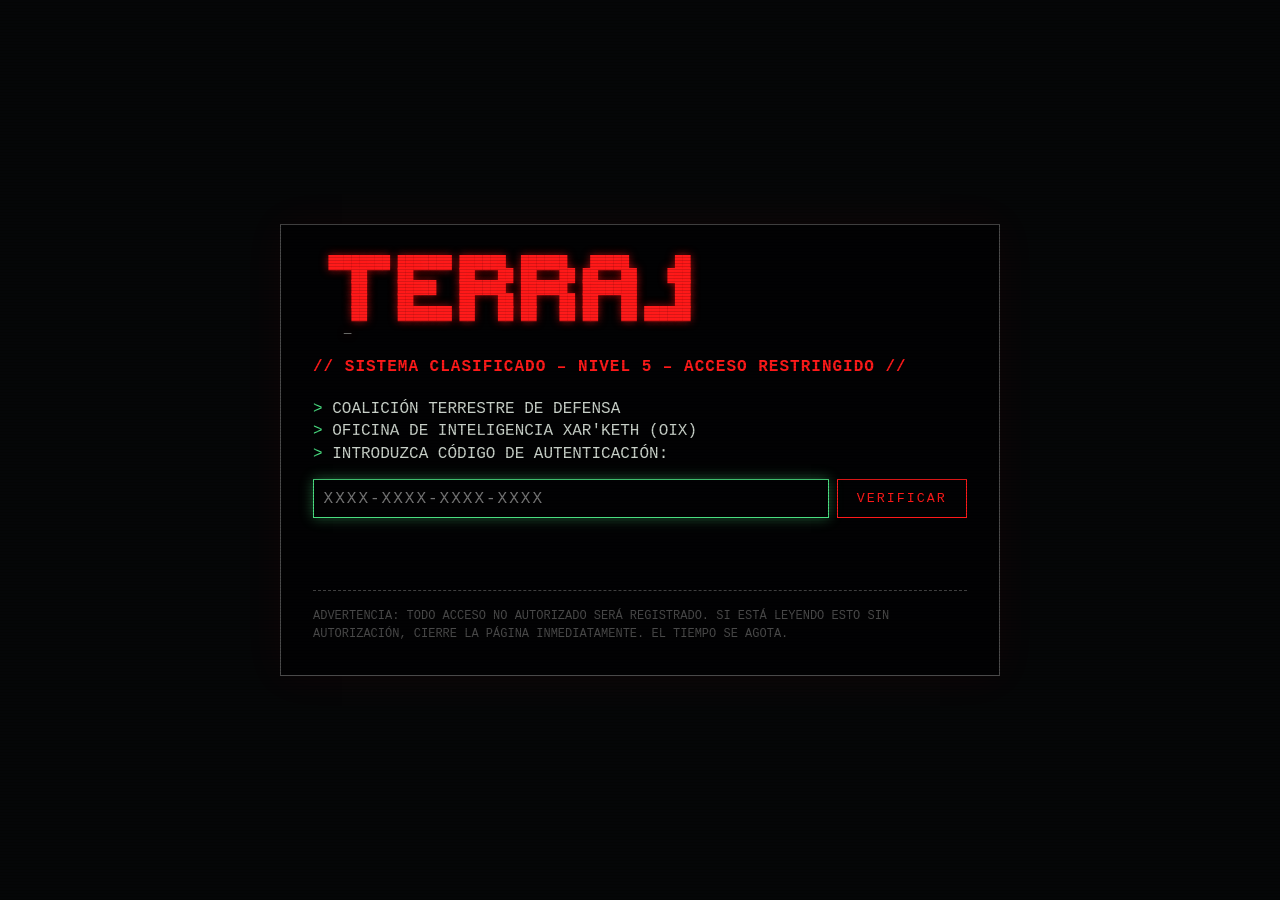
<file: index.html>
<!DOCTYPE html>
<html lang="es">
<head>
  <meta charset="UTF-8">
  <title>CTD // OIX – ACCESO RESTRINGIDO</title>
  <link rel="stylesheet" href="css/style.css">
</head>
<body class="access-screen">
  <div class="scanlines"></div>

  <div class="terminal">
    <pre class="ascii-logo">
  ████████ ███████ ██████  ██████   █████      ██
     ██    ██      ██   ██ ██   ██ ██   ██    ███
     ██    █████   ██████  ██████  ███████     ██
     ██    ██      ██   ██ ██   ██ ██   ██     ██
     ██    ███████ ██   ██ ██   ██ ██   ██ ██████
    </pre>

    <p class="warning">// SISTEMA CLASIFICADO – NIVEL 5 – ACCESO RESTRINGIDO //</p>

    <p class="line">> COALICIÓN TERRESTRE DE DEFENSA</p>
    <p class="line">> OFICINA DE INTELIGENCIA XAR'KETH (OIX)</p>
    <p class="line">> INTRODUZCA CÓDIGO DE AUTENTICACIÓN:</p>

    <form id="access-form">
      <input type="text" id="access-code" placeholder="XXXX-XXXX-XXXX-XXXX" autocomplete="off" autofocus>
      <button type="submit">VERIFICAR</button>
    </form>

    <p id="access-message"></p>

    <p class="footer-warning">
      ADVERTENCIA: TODO ACCESO NO AUTORIZADO SERÁ REGISTRADO.
      SI ESTÁ LEYENDO ESTO SIN AUTORIZACIÓN, CIERRE LA PÁGINA INMEDIATAMENTE.
      EL TIEMPO SE AGOTA.
    </p>
  </div>

  <script src="js/access.js"></script>
</body>
</html>
</file>
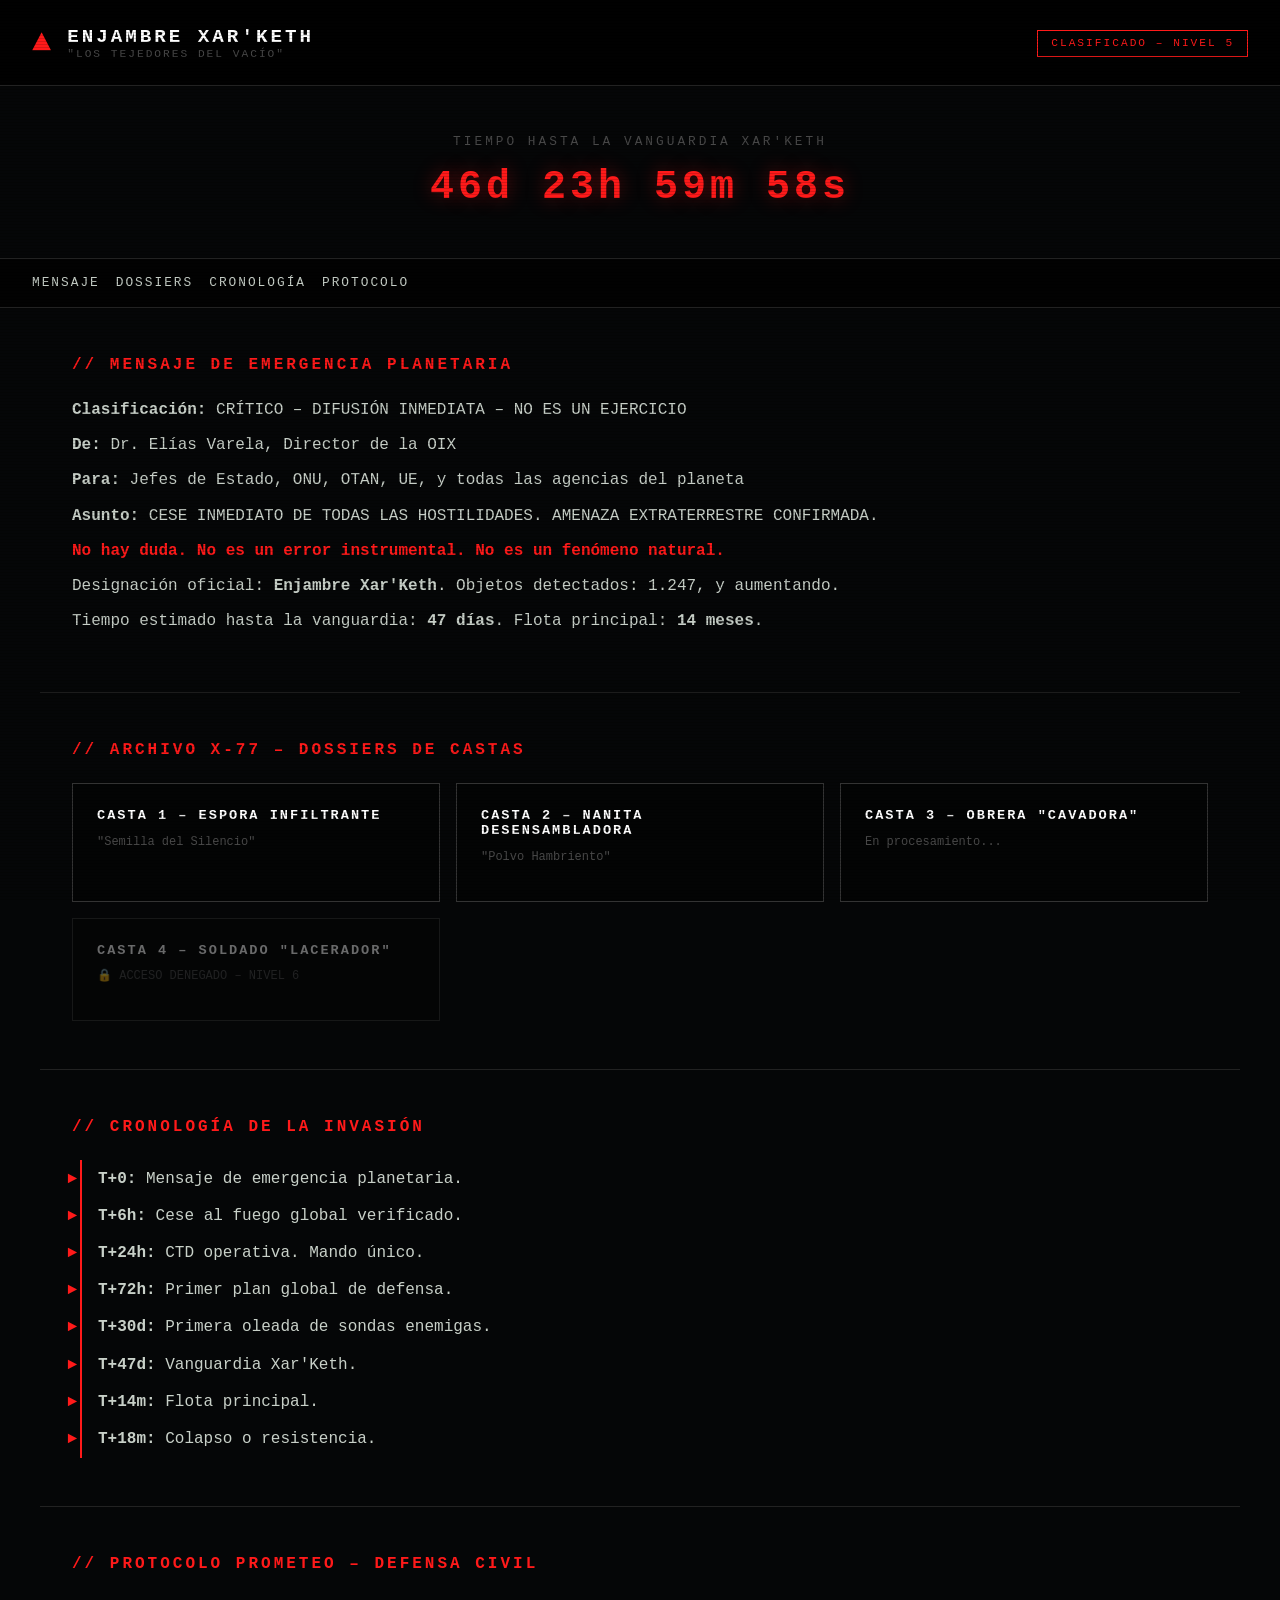
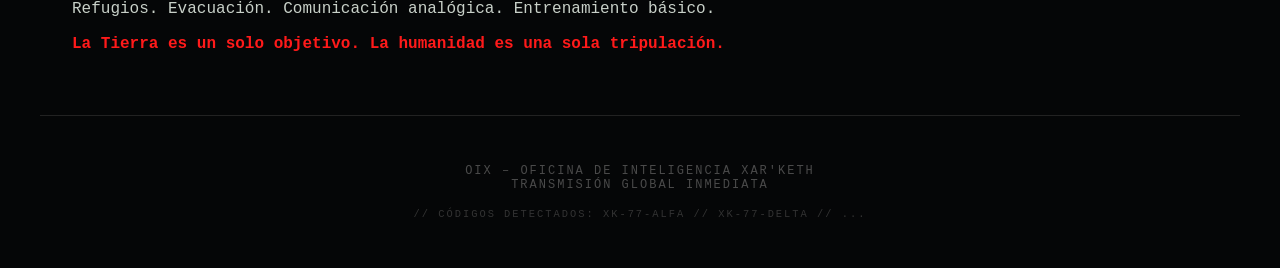
<file: home.html>
<!DOCTYPE html>
<html lang="es">
<head>
  <meta charset="UTF-8">
  <title>CTD // OIX – ARCHIVO X-77</title>
  <link rel="stylesheet" href="css/style.css">
</head>
<body>
  <div class="scanlines"></div>

  <header class="main-header">
    <div class="logo">
      <span class="symbol">▲</span>
      <div>
        <h1>ENJAMBRE XAR'KETH</h1>
        <p>"LOS TEJEDORES DEL VACÍO"</p>
      </div>
    </div>
    <div class="status">
      <span class="classified">CLASIFICADO – NIVEL 5</span>
    </div>
  </header>

  <section class="countdown-section">
    <p>TIEMPO HASTA LA VANGUARDIA XAR'KETH</p>
    <div id="countdown" class="countdown">CARGANDO...</div>
  </section>

  <nav class="main-nav">
    <a href="#mensaje">MENSAJE</a>
    <a href="#dossiers">DOSSIERS</a>
    <a href="#cronologia">CRONOLOGÍA</a>
    <a href="#protocolo">PROTOCOLO</a>
  </nav>

  <section id="mensaje" class="panel">
    <h2>// MENSAJE DE EMERGENCIA PLANETARIA</h2>
    <p><strong>Clasificación:</strong> CRÍTICO – DIFUSIÓN INMEDIATA – NO ES UN EJERCICIO</p>
    <p><strong>De:</strong> Dr. Elías Varela, Director de la OIX</p>
    <p><strong>Para:</strong> Jefes de Estado, ONU, OTAN, UE, y todas las agencias del planeta</p>
    <p><strong>Asunto:</strong> CESE INMEDIATO DE TODAS LAS HOSTILIDADES. AMENAZA EXTRATERRESTRE CONFIRMADA.</p>
    <p class="red">No hay duda. No es un error instrumental. No es un fenómeno natural.</p>
    <p>Designación oficial: <strong>Enjambre Xar'Keth</strong>. Objetos detectados: 1.247, y aumentando.</p>
    <p>Tiempo estimado hasta la vanguardia: <strong>47 días</strong>. Flota principal: <strong>14 meses</strong>.</p>
  </section>

  <section id="dossiers" class="panel">
    <h2>// ARCHIVO X-77 – DOSSIERS DE CASTAS</h2>
    <div class="grid">
      <a href="dossiers/espora.html" class="card">
        <h3>CASTA 1 – ESPORA INFILTRANTE</h3>
        <p>"Semilla del Silencio"</p>
      </a>
      <a href="dossiers/nanita.html" class="card">
        <h3>CASTA 2 – NANITA DESENSAMBLADORA</h3>
        <p>"Polvo Hambriento"</p>
      </a>
      <a href="dossiers/obrera.html" class="card">
        <h3>CASTA 3 – OBRERA "CAVADORA"</h3>
        <p>En procesamiento...</p>
      </a>
      <a href="dossiers/soldado.html" class="card locked">
        <h3>CASTA 4 – SOLDADO "LACERADOR"</h3>
        <p>🔒 ACCESO DENEGADO – NIVEL 6</p>
      </a>
      <!-- Añade más castas aquí -->
    </div>
  </section>

  <section id="cronologia" class="panel">
    <h2>// CRONOLOGÍA DE LA INVASIÓN</h2>
    <ul class="timeline">
      <li><strong>T+0:</strong> Mensaje de emergencia planetaria.</li>
      <li><strong>T+6h:</strong> Cese al fuego global verificado.</li>
      <li><strong>T+24h:</strong> CTD operativa. Mando único.</li>
      <li><strong>T+72h:</strong> Primer plan global de defensa.</li>
      <li><strong>T+30d:</strong> Primera oleada de sondas enemigas.</li>
      <li><strong>T+47d:</strong> Vanguardia Xar'Keth.</li>
      <li><strong>T+14m:</strong> Flota principal.</li>
      <li><strong>T+18m:</strong> Colapso o resistencia.</li>
    </ul>
  </section>

  <section id="protocolo" class="panel">
    <h2>// PROTOCOLO PROMETEO – DEFENSA CIVIL</h2>
    <p>Refugios. Evacuación. Comunicación analógica. Entrenamiento básico.</p>
    <p class="red">La Tierra es un solo objetivo. La humanidad es una sola tripulación.</p>
  </section>

  <footer class="main-footer">
    <p>OIX – OFICINA DE INTELIGENCIA XAR'KETH</p>
    <p>TRANSMISIÓN GLOBAL INMEDIATA</p>
    <p class="codes">// CÓDIGOS DETECTADOS: XK-77-ALFA // XK-77-DELTA // ...</p>
  </footer>

  <script src="js/countdown.js"></script>
</body>
</html>
</file>
<file: css/style.css>
:root {
  --bg: #050607;
  --fg: #c8d0c8;
  --red: #ff1a1a;
  --green: #4ade80;
  --dim: #4a4a4a;
}

* { box-sizing: border-box; margin: 0; padding: 0; }

body {
  background: var(--bg);
  color: var(--fg);
  font-family: 'Courier New', monospace;
  min-height: 100vh;
  overflow-x: hidden;
  position: relative;
}

/* Efecto scanlines */
.scanlines {
  position: fixed;
  top: 0; left: 0; right: 0; bottom: 0;
  background: repeating-linear-gradient(
    0deg,
    rgba(0,0,0,0.15) 0px,
    rgba(0,0,0,0.15) 1px,
    transparent 1px,
    transparent 3px
  );
  pointer-events: none;
  z-index: 9999;
  animation: flicker 0.15s infinite;
}

@keyframes flicker {
  0% { opacity: 0.85; }
  50% { opacity: 1; }
  100% { opacity: 0.9; }
}

/* Pantalla de acceso */
.access-screen {
  display: flex;
  align-items: center;
  justify-content: center;
  padding: 2rem;
}

.terminal {
  max-width: 720px;
  width: 100%;
  border: 1px solid var(--dim);
  padding: 2rem;
  background: rgba(0,0,0,0.6);
  box-shadow: 0 0 40px rgba(255,26,26,0.05);
}

.ascii-logo {
  color: var(--red);
  font-size: 0.8rem;
  line-height: 1;
  margin-bottom: 1.5rem;
  text-shadow: 0 0 8px rgba(255,26,26,0.6);
}

.warning {
  color: var(--red);
  font-weight: bold;
  letter-spacing: 1px;
  margin-bottom: 1.5rem;
  text-transform: uppercase;
}

.line { margin: 0.3rem 0; }
.line::first-letter { color: var(--green); }

#access-form {
  display: flex;
  gap: 0.5rem;
  margin-top: 1rem;
}

#access-code {
  flex: 1;
  background: transparent;
  border: 1px solid var(--green);
  color: var(--green);
  padding: 0.6rem;
  font-family: inherit;
  font-size: 1rem;
  letter-spacing: 2px;
  outline: none;
}

#access-code:focus {
  box-shadow: 0 0 12px rgba(74,222,128,0.4);
}

button {
  background: transparent;
  border: 1px solid var(--red);
  color: var(--red);
  padding: 0.6rem 1.2rem;
  font-family: inherit;
  cursor: pointer;
  letter-spacing: 2px;
  transition: all 0.2s;
}

button:hover {
  background: var(--red);
  color: var(--bg);
  box-shadow: 0 0 20px rgba(255,26,26,0.6);
}

#access-message {
  margin-top: 1rem;
  min-height: 1.5rem;
  color: var(--red);
  font-weight: bold;
  letter-spacing: 1px;
}

.footer-warning {
  margin-top: 2rem;
  font-size: 0.75rem;
  color: var(--dim);
  border-top: 1px dashed var(--dim);
  padding-top: 1rem;
  line-height: 1.5;
}

/* Cursor parpadeante en el logo */
.ascii-logo::after {
  content: '_';
  animation: blink 1s infinite;
  color: var(--fg);
}

@keyframes blink {
  0%, 49% { opacity: 1; }
  50%, 100% { opacity: 0; }
}

/* Móvil */
@media (max-width: 600px) {
  .ascii-logo { font-size: 0.5rem; }
  #access-form { flex-direction: column; }
}

/* Home */
.main-header {
  display: flex;
  justify-content: space-between;
  align-items: center;
  padding: 1.5rem 2rem;
  border-bottom: 1px solid #222;
  background: rgba(0,0,0,0.8);
}

.main-header h1 {
  font-size: 1.2rem;
  letter-spacing: 3px;
  color: #fff;
}

.main-header p {
  font-size: 0.7rem;
  color: var(--dim);
  letter-spacing: 2px;
}

.logo { display: flex; align-items: center; gap: 1rem; }
.symbol { color: var(--red); font-size: 2rem; }

.classified {
  border: 1px solid var(--red);
  color: var(--red);
  padding: 0.4rem 0.8rem;
  font-size: 0.7rem;
  letter-spacing: 2px;
  animation: pulse-red 2s infinite;
}

@keyframes pulse-red {
  0%, 100% { box-shadow: 0 0 0 rgba(255,26,26,0); }
  50% { box-shadow: 0 0 20px rgba(255,26,26,0.5); }
}

.countdown-section {
  text-align: center;
  padding: 3rem 2rem;
  border-bottom: 1px solid #222;
}

.countdown-section p {
  font-size: 0.8rem;
  letter-spacing: 3px;
  color: var(--dim);
  margin-bottom: 1rem;
}

.countdown {
  font-size: 2.5rem;
  letter-spacing: 4px;
  color: var(--red);
  font-weight: bold;
  text-shadow: 0 0 20px rgba(255,26,26,0.4);
}

.main-nav {
  display: flex;
  flex-wrap: wrap;
  gap: 1rem;
  padding: 1rem 2rem;
  border-bottom: 1px solid #222;
  background: rgba(0,0,0,0.6);
  position: sticky;
  top: 0;
  z-index: 100;
}

.main-nav a {
  color: var(--fg);
  text-decoration: none;
  font-size: 0.8rem;
  letter-spacing: 2px;
  border-bottom: 1px solid transparent;
  transition: all 0.2s;
}

.main-nav a:hover {
  color: var(--red);
  border-bottom-color: var(--red);
}

.panel {
  padding: 3rem 2rem;
  border-bottom: 1px solid #222;
  max-width: 1200px;
  margin: 0 auto;
}

.panel h2 {
  font-size: 1rem;
  letter-spacing: 3px;
  color: var(--red);
  margin-bottom: 1.5rem;
}

.panel p { margin: 0.6rem 0; line-height: 1.6; }
.red { color: var(--red); font-weight: bold; }

.grid {
  display: grid;
  grid-template-columns: repeat(auto-fill, minmax(280px, 1fr));
  gap: 1rem;
}

.card {
  border: 1px solid #333;
  padding: 1.5rem;
  text-decoration: none;
  color: var(--fg);
  background: rgba(0,0,0,0.4);
  transition: all 0.3s;
  display: block;
}

.card:hover {
  border-color: var(--red);
  box-shadow: 0 0 20px rgba(255,26,26,0.2);
  transform: translateY(-2px);
}

.card h3 {
  font-size: 0.85rem;
  letter-spacing: 2px;
  margin-bottom: 0.5rem;
  color: #fff;
}

.card p { font-size: 0.75rem; color: var(--dim); }

.card.locked { opacity: 0.4; cursor: not-allowed; }
.card.locked:hover { transform: none; box-shadow: none; border-color: #333; }

.timeline {
  list-style: none;
  padding-left: 0;
}

.timeline li {
  padding: 0.6rem 0;
  border-left: 2px solid var(--red);
  padding-left: 1rem;
  margin-left: 0.5rem;
  position: relative;
}

.timeline li::before {
  content: "►";
  position: absolute;
  left: -0.9rem;
  color: var(--red);
  background: var(--bg);
}

.main-footer {
  text-align: center;
  padding: 3rem 2rem;
  color: var(--dim);
  font-size: 0.75rem;
  letter-spacing: 2px;
}

.codes {
  margin-top: 1rem;
  color: #333;
  font-size: 0.65rem;
}
</file>
